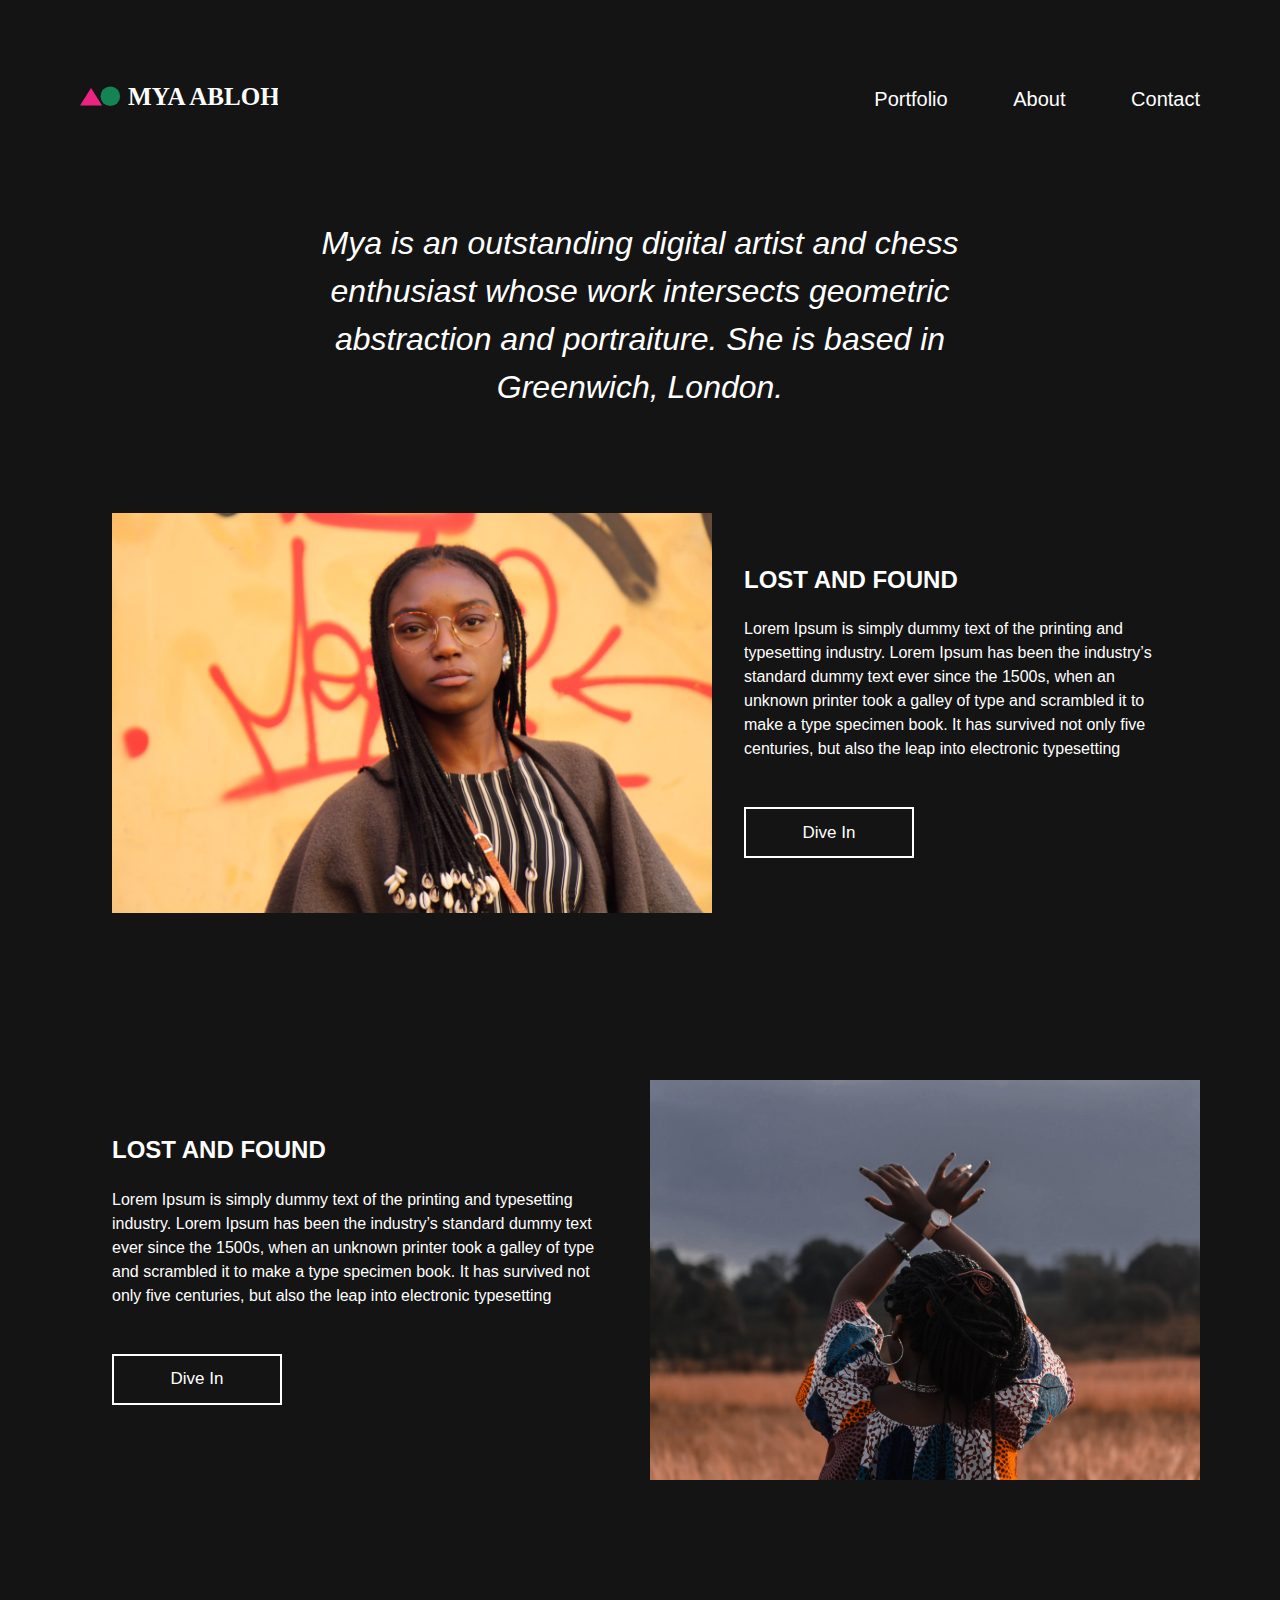
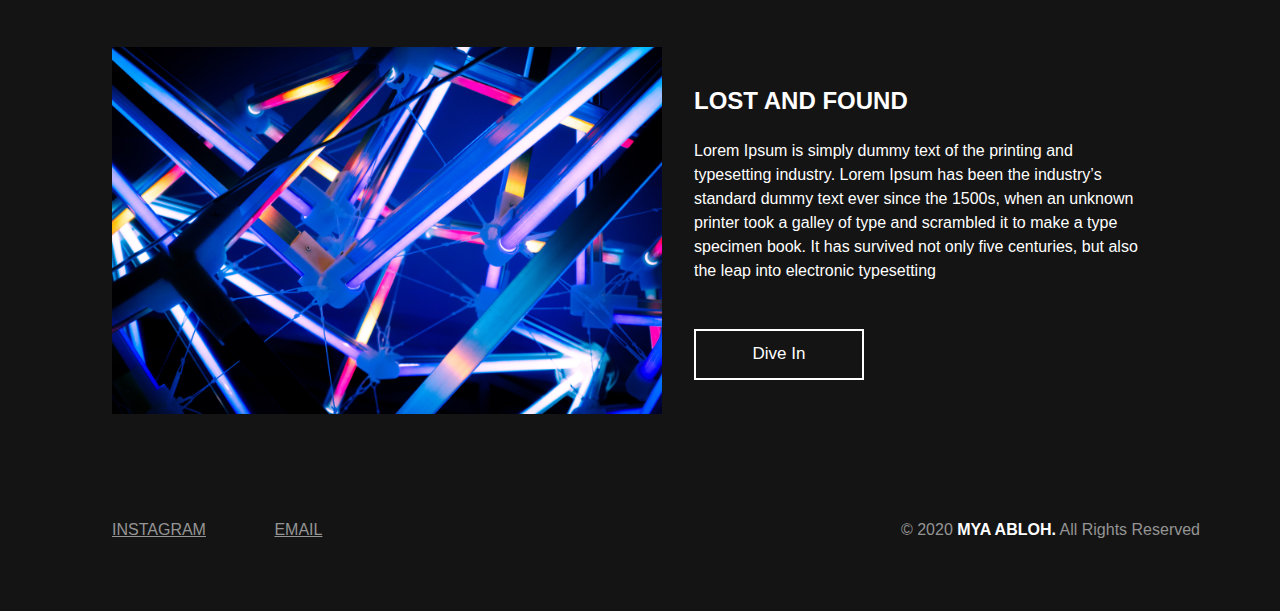
<file: index.html>
<!DOCTYPE html>
<html lang="en">
<head>
    <meta charset="UTF-8">
    <meta name="viewport" content="width=device-width, initial-scale=1.0">
    <link rel="stylesheet" href="style.css">
    <title>Mya Abloh</title>
</head>
<body>
    <header>
        <a class= "logo" href="index.html">
            <img src="img/aria-oslo-logo.svg" alt="aria-oslo logo">
        </a>
        <nav>
            <a href="index.html" class="selected">Portfolio</a>
            <a href="about.html">About</a>
            <a href="contact.html">Contact</a>
        </nav>
    </header>

    <section>
        <h1>
            Mya is an outstanding digital artist and chess
            enthusiast whose work intersects geometric
            abstraction and portraiture. She is based in
            Greenwich, London.
        </h1>
    </section>

    <section class="project">

        <div class="image1">
            <img src="img/beadsOnHair.jpg" alt="Lady With African Beads">
        </div>

        <div class="image-text1">
            <h2>Lost and Found</h2>
            <p>
                Lorem Ipsum is simply dummy text of the printing and typesetting industry. 
                Lorem Ipsum has been the industry’s standard dummy text ever since the 1500s, 
                when an unknown printer took a galley of type and scrambled it to make a type specimen book. 
                It has survived not only five centuries, but also the leap into electronic typesetting
            </p>

            <a href="#">
                <button class="btn">Dive In</button>
            </a>
        </div>
    </section>

    <section class="project">
        <div class="image-text2">
            <h2>Lost and Found</h2>
            <p>
                Lorem Ipsum is simply dummy text of the printing and typesetting industry. 
                Lorem Ipsum has been the industry’s standard dummy text ever since the 1500s, 
                when an unknown printer took a galley of type and scrambled it to make a type specimen book. 
                It has survived not only five centuries, but also the leap into electronic typesetting
            </p>

            <a href="#">
                <button class="btn">Dive In</button>
            </a>
        </div>

        <div class="image2">
            <img src="img/handsCrossed.jpg" alt="Lady With African Beads">
        </div>
    </section>
    
    <section class="project">

        <div class="image3">
            <img src="img/flourescent.jpg" alt="Lady With African Beads">
        </div>

        <div class="image-text3">
            <h2>Lost and Found</h2>
            <p>
                Lorem Ipsum is simply dummy text of the printing and typesetting industry. 
                Lorem Ipsum has been the industry’s standard dummy text ever since the 1500s, 
                when an unknown printer took a galley of type and scrambled it to make a type specimen book. 
                It has survived not only five centuries, but also the leap into electronic typesetting
            </p>

            <a href="#">
                <button class="btn">Dive In</button>
            </a>
        </div>
    </section>

    <footer>
        <div class="footer-media">
            <a href="www.instagram.com/officialemekah">Instagram</a>
            <a href="mailto:emekah@icloud.com">Email</a>
        </div>

        <div class="footer-cap">
            <h4>© 2020 <span class="footer-name">Mya Abloh.</span> All Rights Reserved</h4>
        </div>
    </footer>

</body>
</html>
</file>
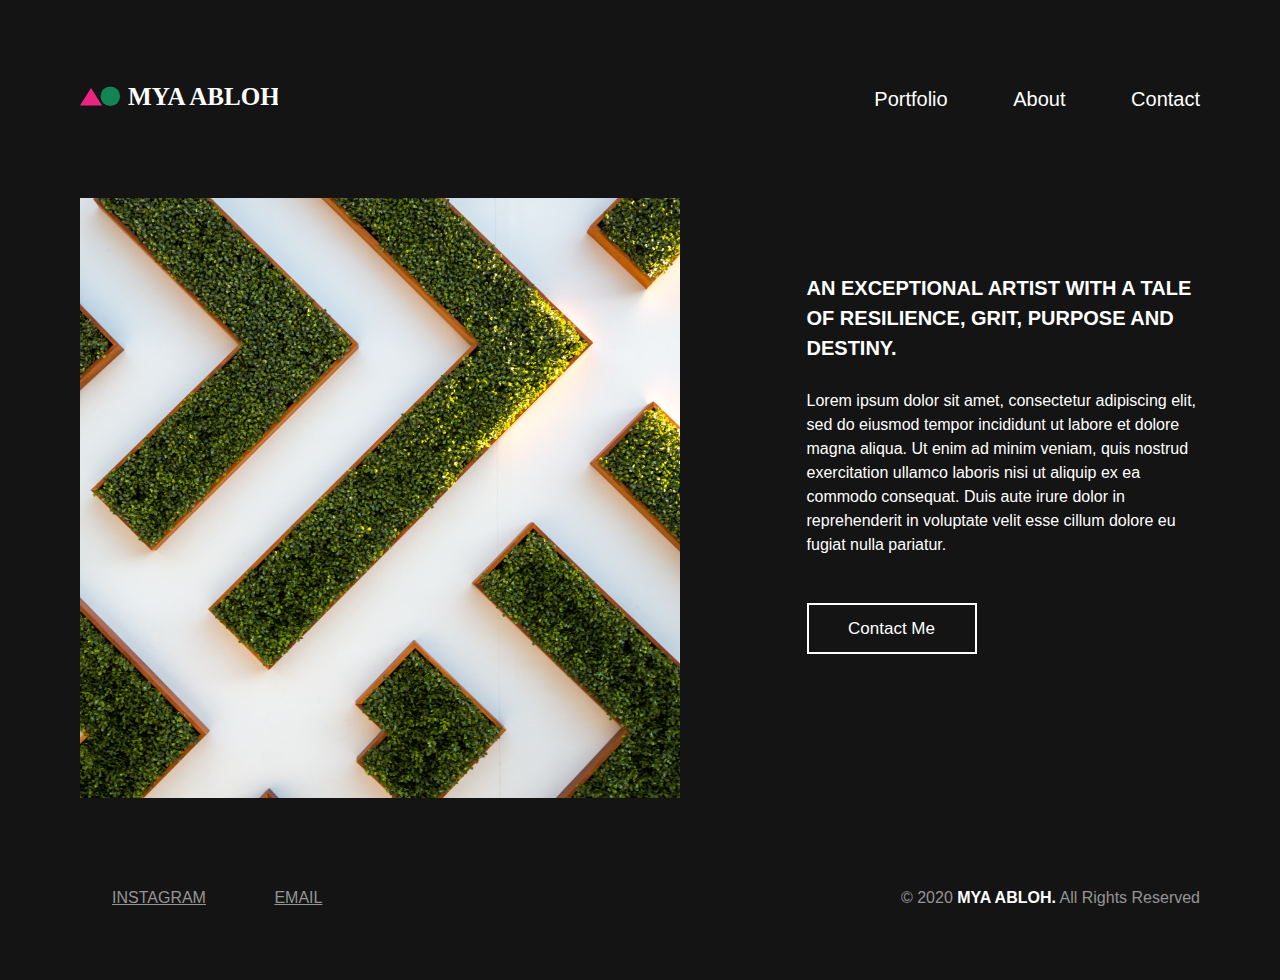
<file: about.html>
<!DOCTYPE html>
<html lang="en">
<head>
    <meta charset="UTF-8">
    <meta name="viewport" content="width=device-width, initial-scale=1.0">
    <link rel="stylesheet" href="style.css">
    <title>Mya Abloh</title>
</head>
<body>
    <header>
        <a class= "logo" href="index.html">
            <img src="img/aria-oslo-logo.svg" alt="aria-oslo logo">
        </a>
        <nav>
            <a href="index.html">Portfolio</a>
            <a href="about.html"class= "selected">About</a>
            <a href="contact.html">Contact</a>
        </nav>
    </header>

    <section class="about-hero">
        <div class="about-img">
            <img src="img/lawnPlay.jpg" alt="Lawn in Geometric Shapes">
        </div>

        <div class="about-txt">
            <h4>
                An exceptional artist with
                a tale of resilience, grit,
                purpose and destiny.
            </h4>
            <p>
                Lorem ipsum dolor sit amet, consectetur adipiscing elit,
                sed do eiusmod tempor incididunt ut labore et dolore magna
                aliqua. Ut enim ad minim veniam, quis nostrud exercitation
                ullamco laboris nisi ut aliquip ex ea commodo consequat.
                Duis aute irure dolor in reprehenderit in voluptate velit
                esse cillum dolore eu fugiat nulla pariatur.
            </p>

            <a href="#">
                <button class="btn">Contact Me</button>
            </a>
        </div>
    </section>

    <footer>
        <div class="footer-media">
            <a href="www.instagram.com/officialemekah">Instagram</a>
            <a href="mailto:emekah@icloud.com">Email</a>
        </div>

        <div class="footer-cap">
            <h4>© 2020 <span class="footer-name">Mya Abloh.</span> All Rights Reserved</h4>
        </div>
    </footer>

</body>
</html>
</file>
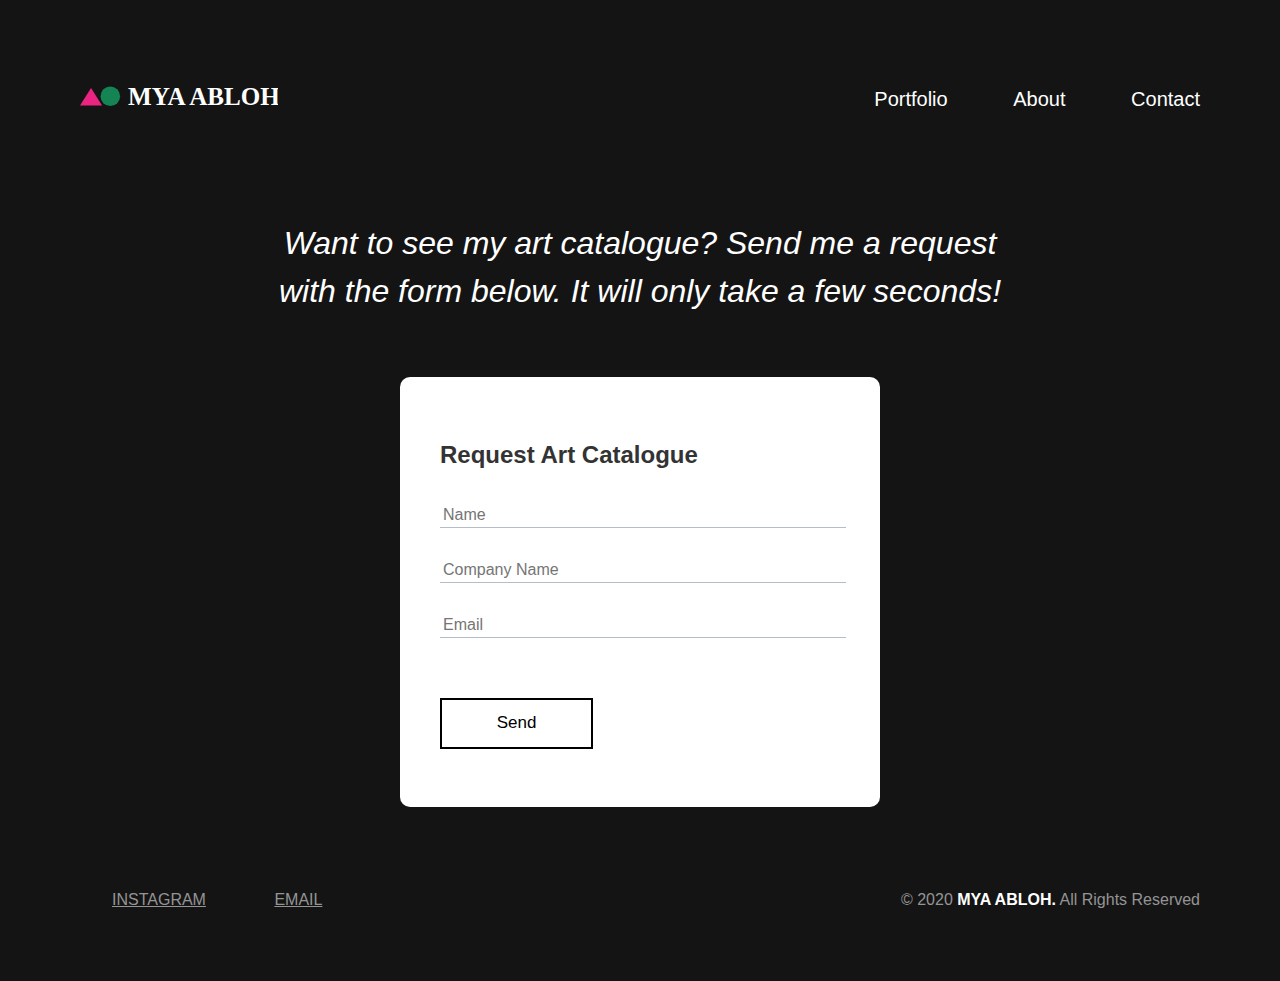
<file: contact.html>
<!DOCTYPE html>
<html lang="en">
<head>
    <meta charset="UTF-8">
    <meta name="viewport" content="width=device-width, initial-scale=1.0">
    <link rel="stylesheet" href="style.css">
    <title>Mya Abloh</title>
</head>
<body>
    <header>
        <a class= "logo" href="index.html">
            <img src="img/aria-oslo-logo.svg" alt="aria-oslo logo">
        </a>
        <nav>
            <a href="index.html">Portfolio</a>
            <a href="about.html">About</a>
            <a href="contact.html"class="selected">Contact</a>
        </nav>
    </header>

    <section class="contact">
        <div class="contact-text">
            <h1>
                Want to see my art catalogue?
                Send me a request with the form below.
                It will only take a few seconds!
            </h1>
        </div>
    </section>

    <div class="showcase-form card">
        <h2>Request Art Catalogue</h2>
        <form>
            <div class="form-control">
              <input type="text" name="name" placeholder="Name" required>
            </div>
            <div class="form-control">
              <input type="text" name="company" placeholder="Company Name" required>
            </div>
            <div class="form-control">
              <input type="email" name="email" placeholder="Email" required>
            </div>
            <input type="submit" value="Send" class="btn btn-primary">
        </form>
    </div>
  

  <footer>
    <div class="footer-media">
        <a href="www.instagram.com/officialemekah">Instagram</a>
        <a href="mailto:emekah@icloud.com">Email</a>
    </div>

    <div class="footer-cap">
        <h4>© 2020 <span class="footer-name">Mya Abloh.</span> All Rights Reserved</h4>
    </div>
</footer>
    

</body>
</html>
</file>
<file: style.css>
body {
    font-family: Arial, Helvetica, sans-serif;
    font-size: 16px;
    line-height: 1.5;

    background-color: #141414;
    color: #ffffff;
    margin: 80px auto 48px auto;
    width: 1120px;
    
}

header {
    display: flex;
    align-items: center;
    justify-content: space-between;
}

.logo, nav {
    font-size: 20px;
    
}

.logo img {
    width: 50%;
}

nav a {
    color: white;
    text-decoration: none;
    margin: 0 0 0 60px;
    
    cursor: pointer;
}


nav a:hover {
    color: #a01c69;
    font-size: 22px;
    transition: 1s;
}

section {
    margin: 80px 0 40px 0;
    display: grid;
    grid-template-columns: repeat(12, 1fr);
    gap: 32px 32px;
}

section h1 {
    grid-column: 3 / span 8;
    align-items: center;
    text-align: center;
    font-weight: 400;
    font-style: italic;
}

.project .image1 img {
    grid-column: 1 / span 6;
    width: 600px;
    height: 400px;
    margin-left: 2em;
    text-align: center;
}


.project .image-text1 {
    grid-column: 2 / span 10 ;
    margin-top: 1.8em;
}

section.project h2 {
    text-transform: uppercase;
}

.project .image-text2 {
    grid-column: 1 / span 11 ;
    margin: 7em 1em 0 2em;
}

.project .image2 img {
    grid-column: 4 / span 10;
    width: 550px;
    height: 400px;
    object-fit: cover;
    object-position: center;
    margin-top: 5em;
    text-align: center;
}

.project .image3 img {
    grid-column: 1 / span 6;
    width: 550px;
    margin: 5em 0 1em 2em;
    text-align: center;
}

.project .image-text3 {
    grid-column: 2 / span 10 ;
    margin-top: 6em;
}


.btn {
    width: 9em;
    height: 3em;
    border: 2px solid white;
    background-color: transparent;
    margin-top: 30px;
    font-size: 17px;
    
}

.project .btn, .about-hero .btn {
    width: 10em;
    height: 3em;
    border: 2px solid white;
    background-color: transparent;
    margin-top: 30px;
    font-size: 17px;
}

a .btn {
    color: white;
    text-decoration: none;
    transition: margin 1s;
    cursor: pointer;
}

a:hover .btn {
    border: 2px solid #a01c69;
    transition: border 1s;
}

.about-img img {
    grid-column: 1 / span 8;
    width: 600px;
    height: 600px;
    object-fit: cover;
}

.about-txt {
    grid-column: 4 / span 9;
    padding-top: 3em;
}

.about-txt h4 {
    text-transform: uppercase;
    font-size: 20px;
}


.contact-text {
    grid-column: 3 / span 8;
    margin: 0 auto;
}

.card {
    background-color: #fff;
    color: #333;
    border-radius: 10px;
}

.showcase-form {
    margin: 0 auto;
    height: 350px;
    width: 400px;
    padding: 40px;
    z-index: 100;
    justify-self: flex-end;
}


.showcase-form .form-control {
    margin: 30px 0;
}

.showcase-form input[type='text'],
.showcase-form input[type='email'] {
    border: 0;
    border-bottom: 1px solid #b4becb;
    width: 100%;
    padding: 3px;
    font-size: 16px;
}

.showcase-form input:focus {
    outline: none;
}

.showcase::before,
.showcase::after {
    content: '';
    position: absolute;
    height: 100px;
    bottom: -70px;
    right: 0;
    left: 0;
    background: #fff;
    transform: skewY(-3deg);
    -webkit-transform: skewY(-3deg);
    -moz-transform: skewY(-3deg);
    -ms-transform: skewY(-3deg);

}

.btn {
    display: inline-block;
    padding: 10px 30px;
    cursor: pointer;
    background: var(--dark-colour);
    color: white;
    border: none;
}

.btn-primary {
    background-color: transparent;
    color: rgb(0, 0, 0);
    border: 2px solid black;
}

div.showcase-form{
    margin-bottom: 40px;
}

footer {
    display: flex;
    align-items: center;
    justify-content: space-between;
    padding-top: 20px;
}

footer a {
    margin: 0 32px 0 32px;
    color: rgb(148, 148, 148);
    text-transform: uppercase;
}

.footer-cap h4 {
    font-weight: 400;
    color: rgb(148, 148, 148);
}

.footer-cap .footer-name {
    font-weight: 600;
    color: white;
    text-transform: uppercase;
}

@media (max-width: 1248px) {
    body {
        width: auto;
        margin: 80px 64px 48x 64px;
    }

    header {
        margin: 0 50px 0 50px;
    }

    section, footer {
        padding: 0 30px 0 30px;
    }
  
}

@media (max-width: 500px) {
    body {
        overflow-x: hidden;
    }

    .logo img {
        width: 40%;
        text-align: center;
    }

    nav {
        font-size: 18px;
        align-items: center;
        padding: 0;
        margin: 0;     
    }

    nav a:hover {
        margin: 0 0 0 20px;
    }

    section h1 {
        display: grid;
        grid-column: 1 / span 10;
        font-size: 20px;
        text-align: left;
        margin: 0;
        
    }

    .project {
        display: flex;
        flex-direction: column;
    }

    .project .image1 img {
        max-width: 80vw;
        text-align: center;
        margin: 0;
        padding: 0;
    }

    .image-text1, .image-text2, .image-text3 {
        margin: 0;
        padding: 0;
    }

    .image2 img {
        max-width: 80vw;
    }

    .image3 img {
        max-width: 80vw;
        height: 40vh;
        margin: 0;
        padding: 0;
    }

    footer {
        font-size: 10px;
        margin: 0 5px 0 5px;
    }
    
}

@media (max-width: 977px) {
    .project .image1 img {
        width: 500px;
        height: 400px;
        object-fit: cover;
        object-position: center;
    }
}

@media (max-width: 920px) {
    section {
        margin: 40px 0 40px 0;
    }
    header {
        flex-direction: column;
    }
    .logo {
        text-align: center;
    }
    nav {
        margin: 30px;
    }
    nav a {
        margin: 0 0 0 46px;
        align-items: center;
    }
}
</file>
